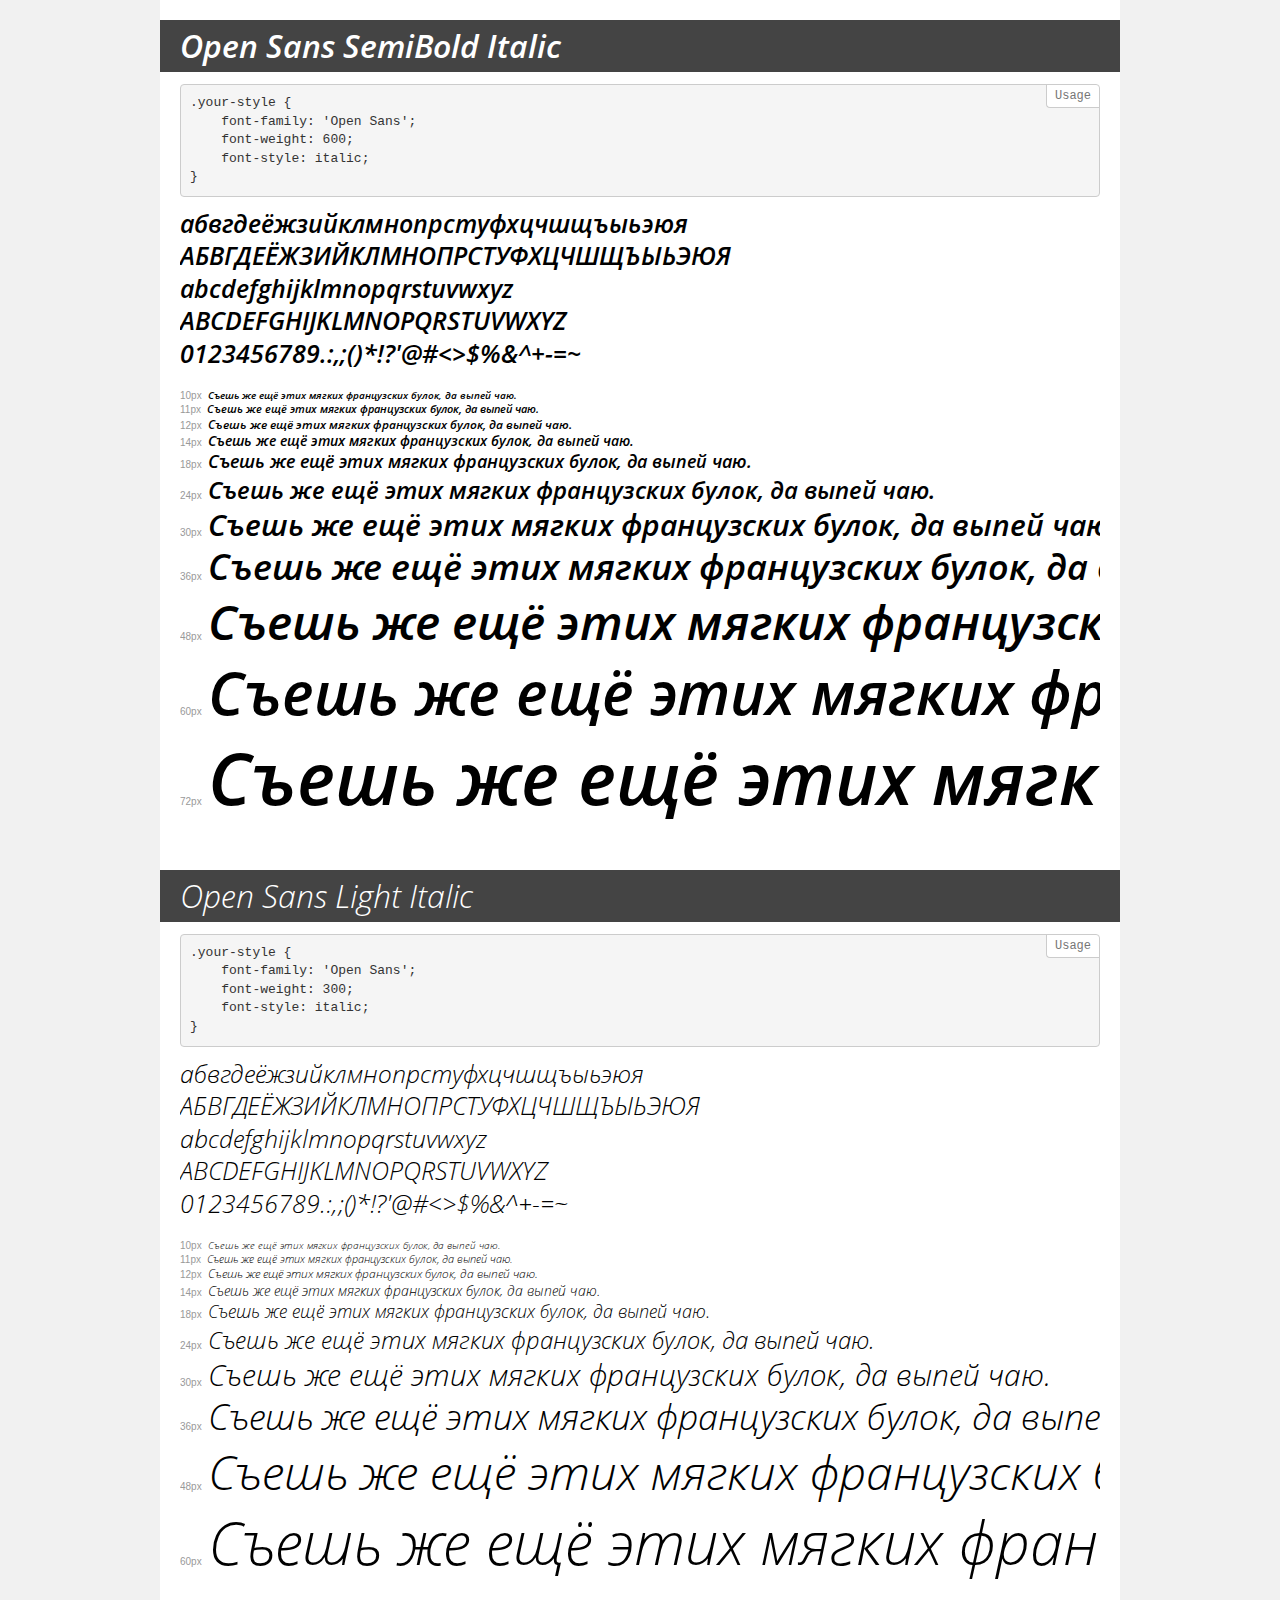
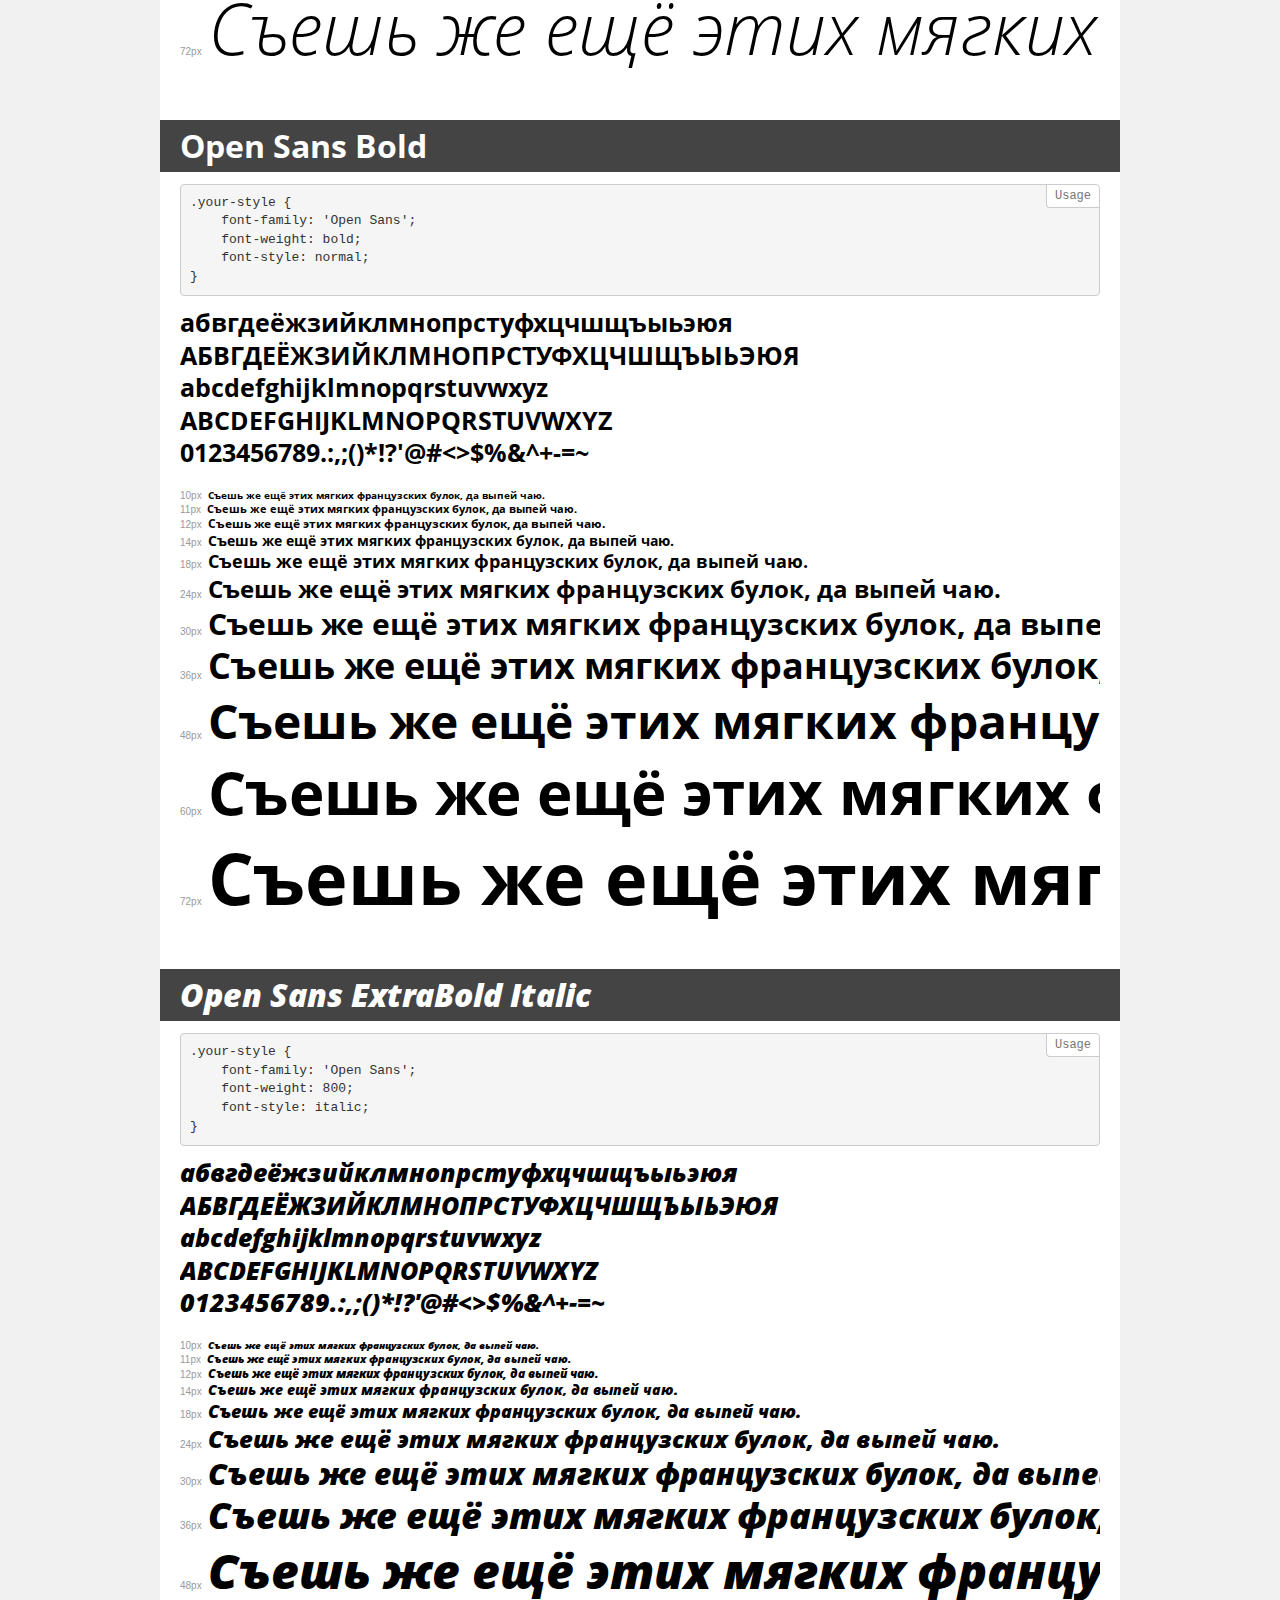
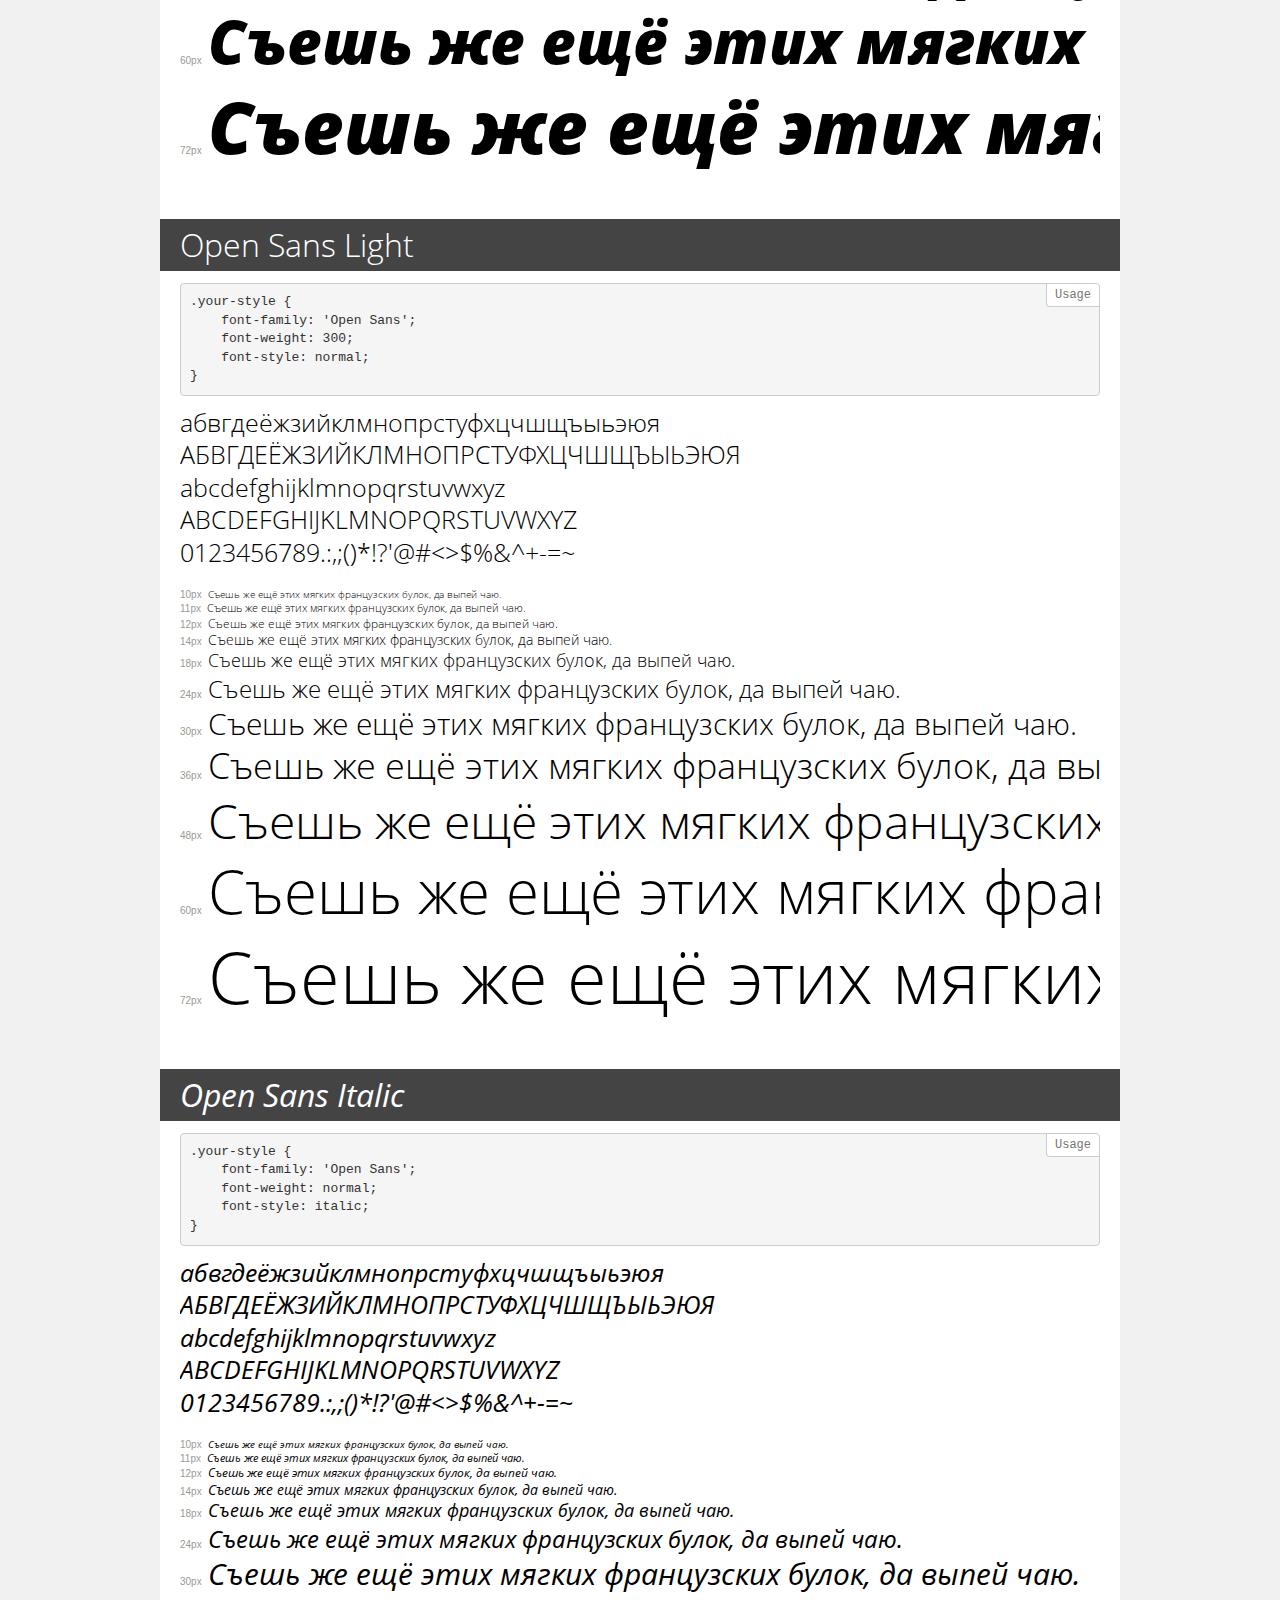
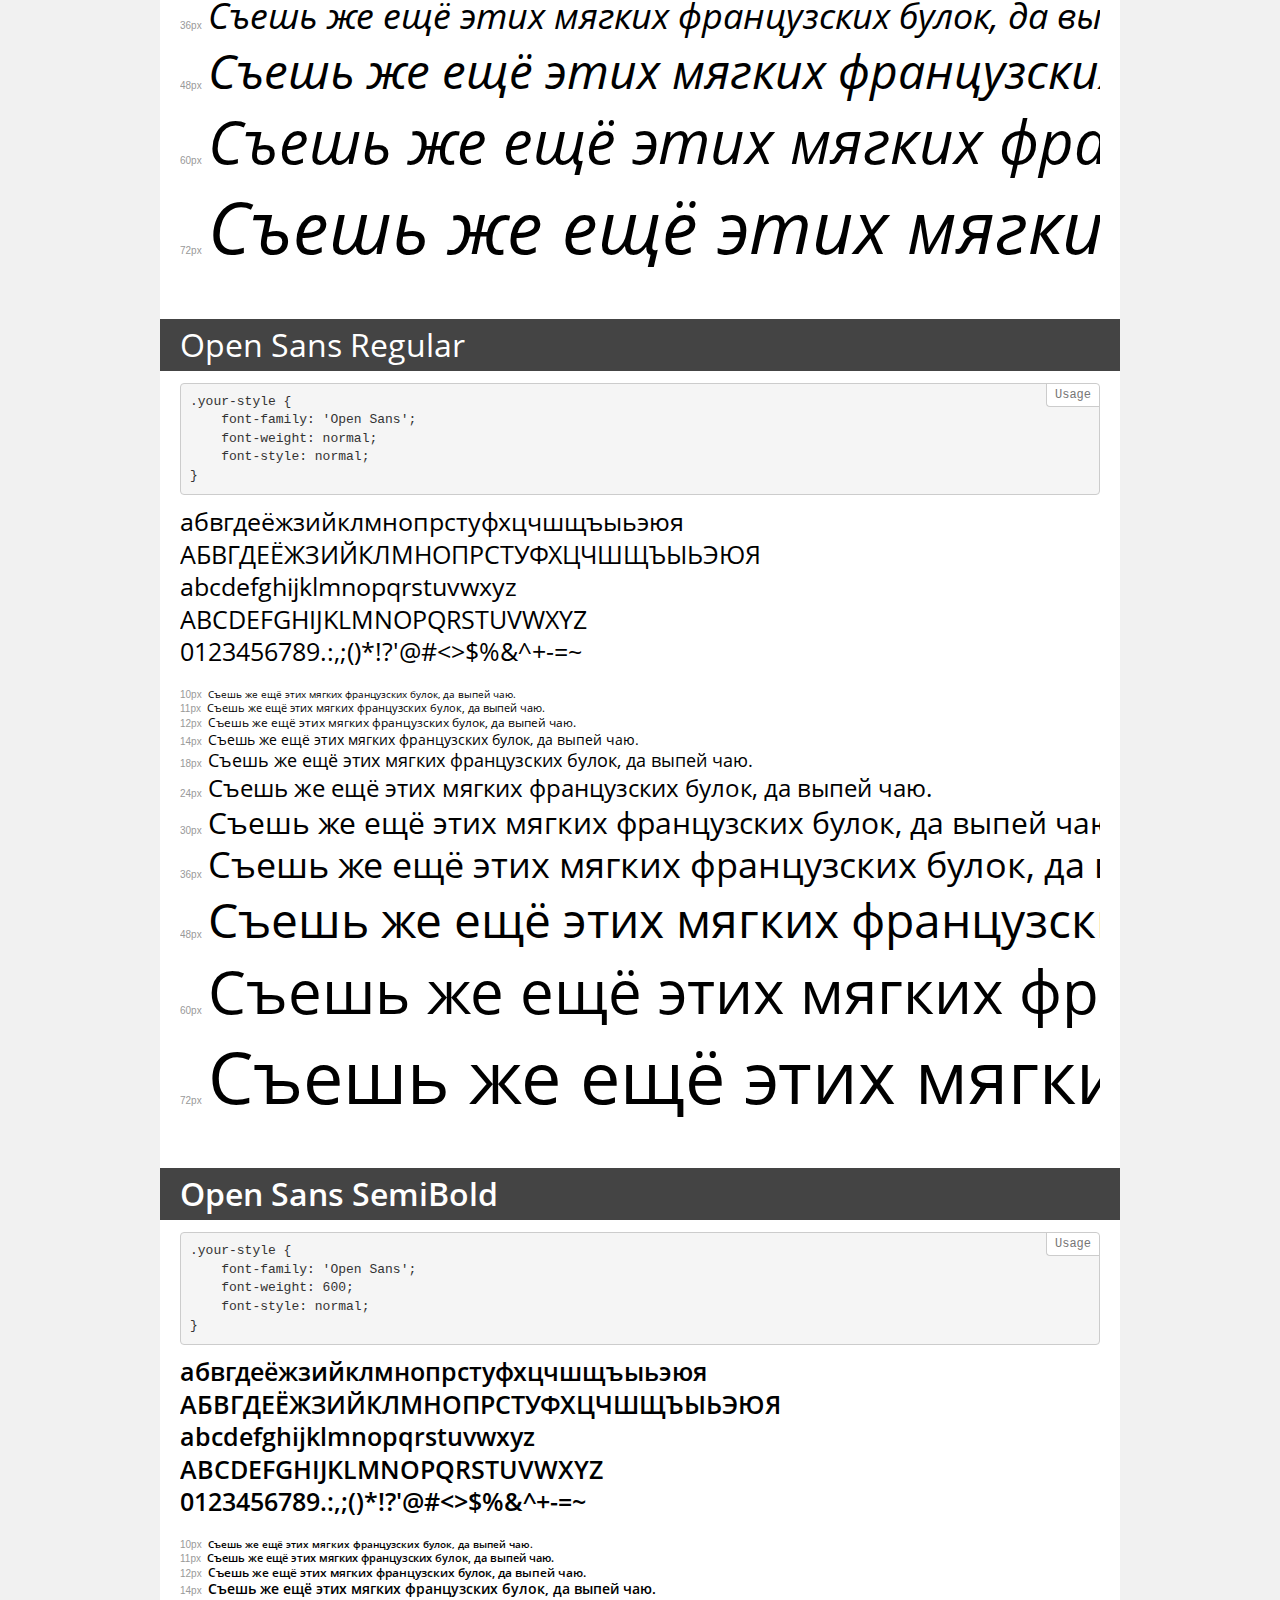
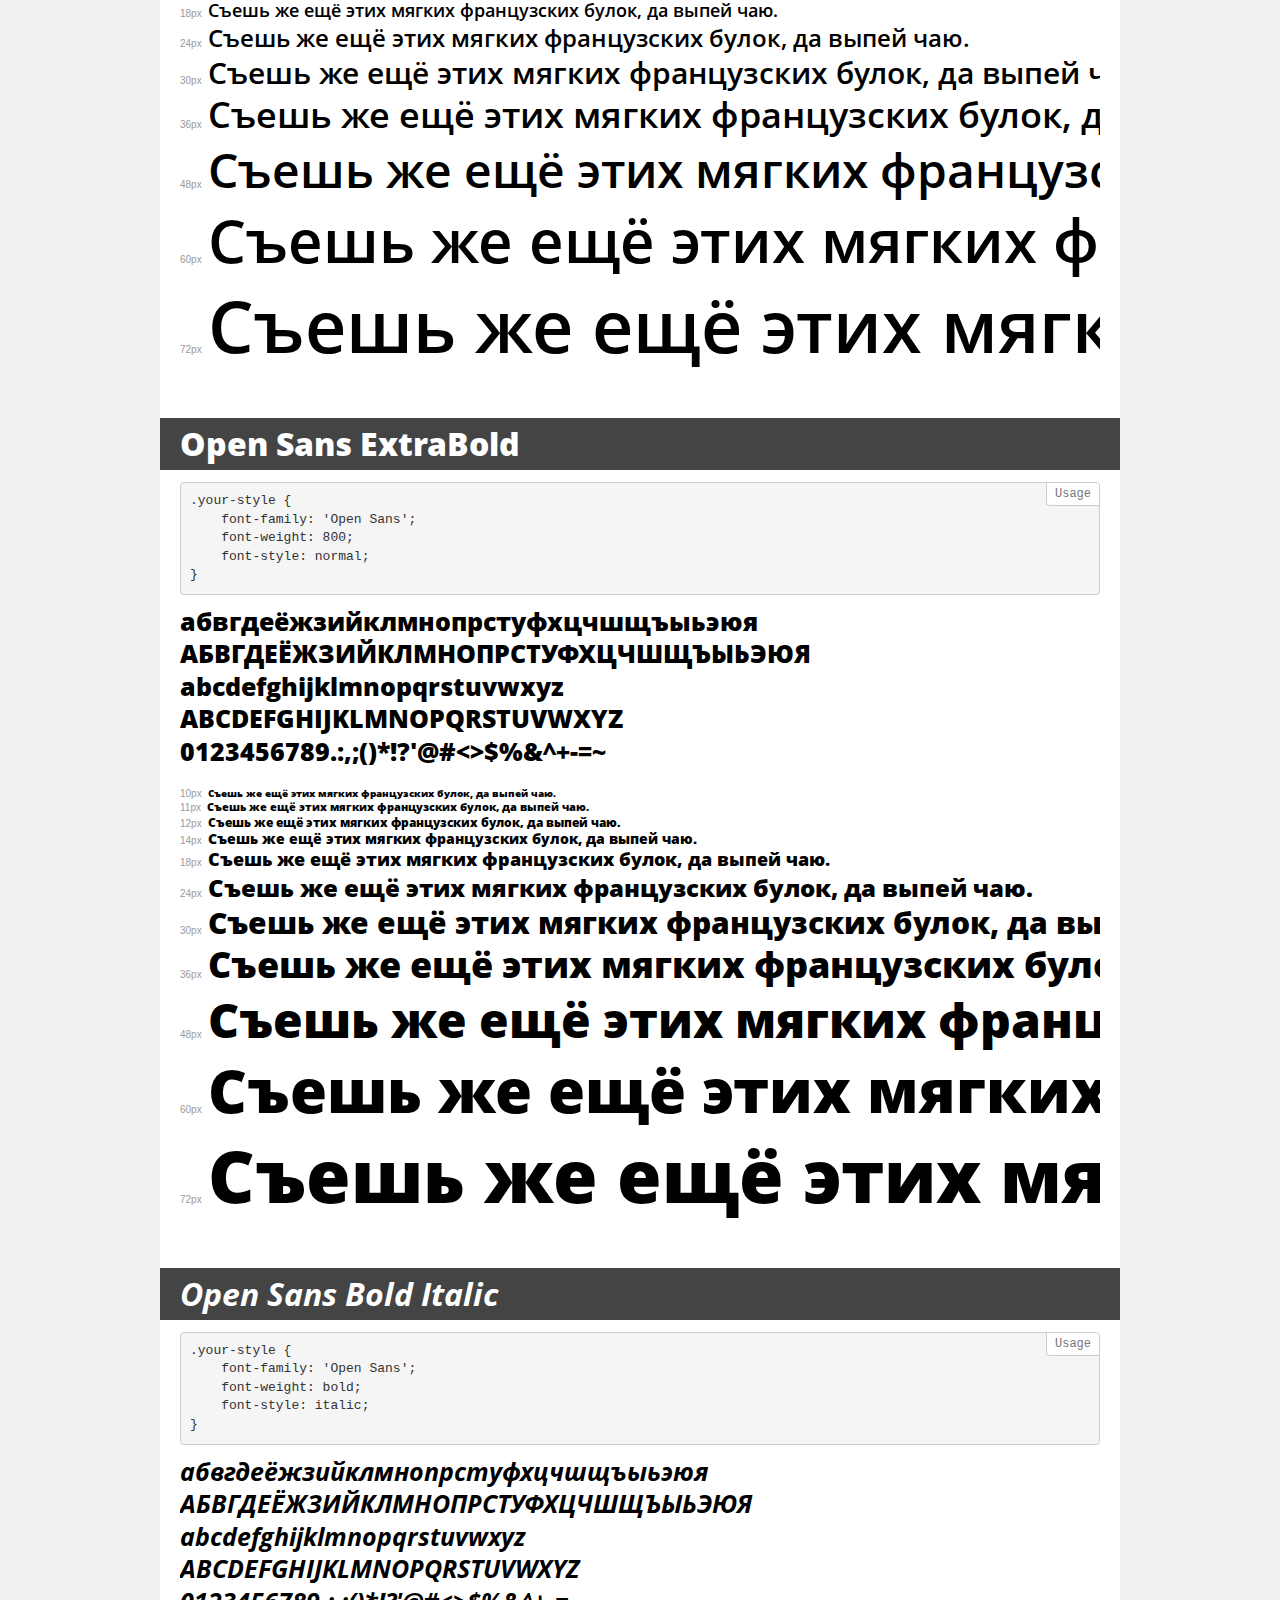
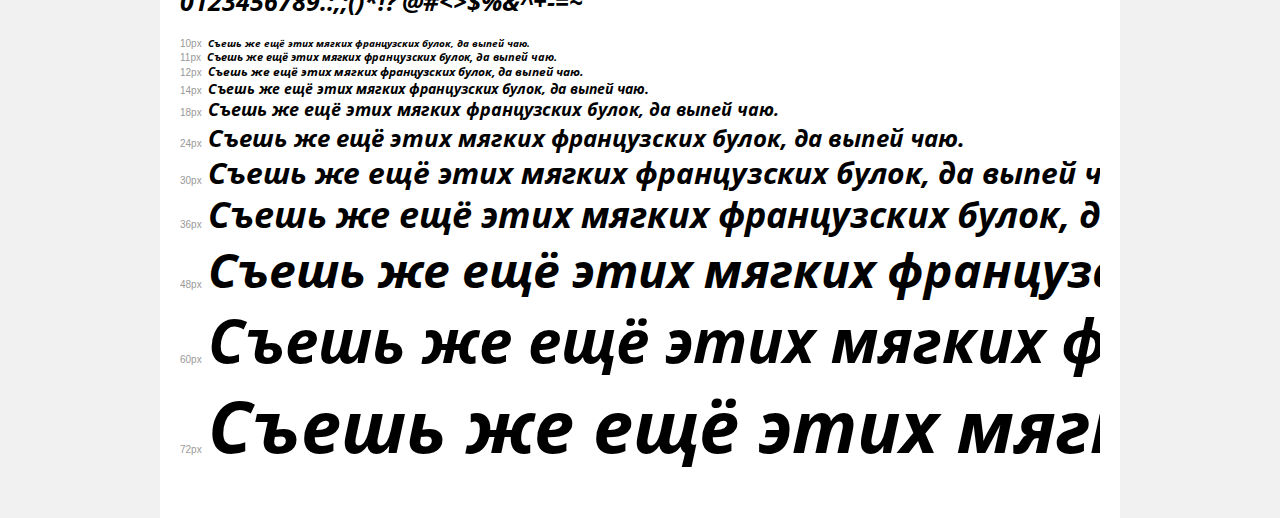
<file: mak1/demo.html>
<!DOCTYPE html>
<html>
<head>
	<meta charset="utf-8">
	<meta http-equiv="X-UA-Compatible" content="IE=edge">
	<meta name="viewport" content="width=device-width, initial-scale=1">
	<meta name="robots" content="noindex, noarchive">
	<title>Transfonter demo</title>
	<link href="stylesheet.css" rel="stylesheet">
	<style>
		/*
		http://meyerweb.com/eric/tools/css/reset/
		v2.0 | 20110126
		License: none (public domain)
		*/
		html, body, div, span, applet, object, iframe,
		h1, h2, h3, h4, h5, h6, p, blockquote, pre,
		a, abbr, acronym, address, big, cite, code,
		del, dfn, em, img, ins, kbd, q, s, samp,
		small, strike, strong, sub, sup, tt, var,
		b, u, i, center,
		dl, dt, dd, ol, ul, li,
		fieldset, form, label, legend,
		table, caption, tbody, tfoot, thead, tr, th, td,
		article, aside, canvas, details, embed,
		figure, figcaption, footer, header, hgroup,
		menu, nav, output, ruby, section, summary,
		time, mark, audio, video {
			margin: 0;
			padding: 0;
			border: 0;
			font-size: 100%;
			font: inherit;
			vertical-align: baseline;
		}
		/* HTML5 display-role reset for older browsers */
		article, aside, details, figcaption, figure,
		footer, header, hgroup, menu, nav, section {
			display: block;
		}
		body {
			line-height: 1;
		}
		ol, ul {
			list-style: none;
		}
		blockquote, q {
			quotes: none;
		}
		blockquote:before, blockquote:after,
		q:before, q:after {
			content: '';
			content: none;
		}
		table {
			border-collapse: collapse;
			border-spacing: 0;
		}
		/* common styles */
		body {
			background: #f1f1f1;
			color: #000;
		}
		.page {
			background: #fff;
			width: 920px;
			margin: 0 auto;
			padding: 20px 20px 0 20px;
			overflow: hidden;
		}
		.font-container {
			overflow-x: auto;
			overflow-y: hidden;
			margin-bottom: 40px;
			line-height: 1.3;
			white-space: nowrap;
			padding-bottom: 5px;
		}
		h1 {
			position: relative;
			background: #444;
			font-size: 32px;
			color: #fff;
			padding: 10px 20px;
			margin: 0 -20px 12px -20px;
		}
		.letters {
			font-size: 25px;
			margin-bottom: 20px;
		}
		.s10:before {
			content: '10px';
		}
		.s11:before {
			content: '11px';
		}
		.s12:before {
			content: '12px';
		}
		.s14:before {
			content: '14px';
		}
		.s18:before {
			content: '18px';
		}
		.s24:before {
			content: '24px';
		}
		.s30:before {
			content: '30px';
		}
		.s36:before {
			content: '36px';
		}
		.s48:before {
			content: '48px';
		}
		.s60:before {
			content: '60px';
		}
		.s72:before {
			content: '72px';
		}
		.s10:before, .s11:before, .s12:before, .s14:before,
		.s18:before, .s24:before, .s30:before, .s36:before,
		.s48:before, .s60:before, .s72:before {
			font-family: Arial, sans-serif;
			font-size: 10px;
			font-weight: normal;
			font-style: normal;
			color: #999;
			padding-right: 6px;
		}
		pre {
			display: block;
			position: relative;
			padding: 9px;
			margin: 0 0 10px;
			font-family: Monaco, Menlo, Consolas, "Courier New", monospace !important;
			font-size: 13px;
			line-height: 1.428571429;
			color: #333;
			font-weight: normal !important;
			font-style: normal !important;
			background-color: #f5f5f5;
			border: 1px solid #ccc;
			overflow-x: auto;
			border-radius: 4px;
		}
		pre:after {
			display: block;
			position: absolute;
			right: 0;
			top: 0;
			content: 'Usage';
			line-height: 1;
			padding: 5px 8px;
			font-size: 12px;
			color: #767676;
			background-color: #fff;
			border: 1px solid #ccc;
			border-right: none;
			border-top: none;
			border-radius: 0 4px 0 4px;
			z-index: 10;
		}
		/* responsive */
		@media (max-width: 959px) {
			.page {
				width: auto;
				margin: 0;
			}
		}
	</style>
</head>
<body>
<div class="page">
	<div class="demo" style="font-family: 'Open Sans'; font-weight: 600; font-style: italic;">
		<h1>Open Sans SemiBold Italic</h1>
		<pre>.your-style {
    font-family: 'Open Sans';
    font-weight: 600;
    font-style: italic;
}</pre>
		<div class="font-container">
			<p class="letters">
				абвгдеёжзийклмнопрстуфхцчшщъыьэюя <br />
				АБВГДЕЁЖЗИЙКЛМНОПРСТУФХЦЧШЩЪЫЬЭЮЯ <br />
				abcdefghijklmnopqrstuvwxyz <br />
				ABCDEFGHIJKLMNOPQRSTUVWXYZ <br />				0123456789.:,;()*!?'@#<>$%&^+-=~
			</p>
			<p class="s10" style="font-size: 10px;">Съешь же ещё этих мягких французских булок, да выпей чаю.</p>
			<p class="s11" style="font-size: 11px;">Съешь же ещё этих мягких французских булок, да выпей чаю.</p>
			<p class="s12" style="font-size: 12px;">Съешь же ещё этих мягких французских булок, да выпей чаю.</p>
			<p class="s14" style="font-size: 14px;">Съешь же ещё этих мягких французских булок, да выпей чаю.</p>
			<p class="s18" style="font-size: 18px;">Съешь же ещё этих мягких французских булок, да выпей чаю.</p>
			<p class="s24" style="font-size: 24px;">Съешь же ещё этих мягких французских булок, да выпей чаю.</p>
			<p class="s30" style="font-size: 30px;">Съешь же ещё этих мягких французских булок, да выпей чаю.</p>
			<p class="s36" style="font-size: 36px;">Съешь же ещё этих мягких французских булок, да выпей чаю.</p>
			<p class="s48" style="font-size: 48px;">Съешь же ещё этих мягких французских булок, да выпей чаю.</p>
			<p class="s60" style="font-size: 60px;">Съешь же ещё этих мягких французских булок, да выпей чаю.</p>
			<p class="s72" style="font-size: 72px;">Съешь же ещё этих мягких французских булок, да выпей чаю.</p>
		</div>
	</div>
	<div class="demo" style="font-family: 'Open Sans'; font-weight: 300; font-style: italic;">
		<h1>Open Sans Light Italic</h1>
		<pre>.your-style {
    font-family: 'Open Sans';
    font-weight: 300;
    font-style: italic;
}</pre>
		<div class="font-container">
			<p class="letters">
				абвгдеёжзийклмнопрстуфхцчшщъыьэюя <br />
				АБВГДЕЁЖЗИЙКЛМНОПРСТУФХЦЧШЩЪЫЬЭЮЯ <br />
				abcdefghijklmnopqrstuvwxyz <br />
				ABCDEFGHIJKLMNOPQRSTUVWXYZ <br />				0123456789.:,;()*!?'@#<>$%&^+-=~
			</p>
			<p class="s10" style="font-size: 10px;">Съешь же ещё этих мягких французских булок, да выпей чаю.</p>
			<p class="s11" style="font-size: 11px;">Съешь же ещё этих мягких французских булок, да выпей чаю.</p>
			<p class="s12" style="font-size: 12px;">Съешь же ещё этих мягких французских булок, да выпей чаю.</p>
			<p class="s14" style="font-size: 14px;">Съешь же ещё этих мягких французских булок, да выпей чаю.</p>
			<p class="s18" style="font-size: 18px;">Съешь же ещё этих мягких французских булок, да выпей чаю.</p>
			<p class="s24" style="font-size: 24px;">Съешь же ещё этих мягких французских булок, да выпей чаю.</p>
			<p class="s30" style="font-size: 30px;">Съешь же ещё этих мягких французских булок, да выпей чаю.</p>
			<p class="s36" style="font-size: 36px;">Съешь же ещё этих мягких французских булок, да выпей чаю.</p>
			<p class="s48" style="font-size: 48px;">Съешь же ещё этих мягких французских булок, да выпей чаю.</p>
			<p class="s60" style="font-size: 60px;">Съешь же ещё этих мягких французских булок, да выпей чаю.</p>
			<p class="s72" style="font-size: 72px;">Съешь же ещё этих мягких французских булок, да выпей чаю.</p>
		</div>
	</div>
	<div class="demo" style="font-family: 'Open Sans'; font-weight: bold; font-style: normal;">
		<h1>Open Sans Bold</h1>
		<pre>.your-style {
    font-family: 'Open Sans';
    font-weight: bold;
    font-style: normal;
}</pre>
		<div class="font-container">
			<p class="letters">
				абвгдеёжзийклмнопрстуфхцчшщъыьэюя <br />
				АБВГДЕЁЖЗИЙКЛМНОПРСТУФХЦЧШЩЪЫЬЭЮЯ <br />
				abcdefghijklmnopqrstuvwxyz <br />
				ABCDEFGHIJKLMNOPQRSTUVWXYZ <br />				0123456789.:,;()*!?'@#<>$%&^+-=~
			</p>
			<p class="s10" style="font-size: 10px;">Съешь же ещё этих мягких французских булок, да выпей чаю.</p>
			<p class="s11" style="font-size: 11px;">Съешь же ещё этих мягких французских булок, да выпей чаю.</p>
			<p class="s12" style="font-size: 12px;">Съешь же ещё этих мягких французских булок, да выпей чаю.</p>
			<p class="s14" style="font-size: 14px;">Съешь же ещё этих мягких французских булок, да выпей чаю.</p>
			<p class="s18" style="font-size: 18px;">Съешь же ещё этих мягких французских булок, да выпей чаю.</p>
			<p class="s24" style="font-size: 24px;">Съешь же ещё этих мягких французских булок, да выпей чаю.</p>
			<p class="s30" style="font-size: 30px;">Съешь же ещё этих мягких французских булок, да выпей чаю.</p>
			<p class="s36" style="font-size: 36px;">Съешь же ещё этих мягких французских булок, да выпей чаю.</p>
			<p class="s48" style="font-size: 48px;">Съешь же ещё этих мягких французских булок, да выпей чаю.</p>
			<p class="s60" style="font-size: 60px;">Съешь же ещё этих мягких французских булок, да выпей чаю.</p>
			<p class="s72" style="font-size: 72px;">Съешь же ещё этих мягких французских булок, да выпей чаю.</p>
		</div>
	</div>
	<div class="demo" style="font-family: 'Open Sans'; font-weight: 800; font-style: italic;">
		<h1>Open Sans ExtraBold Italic</h1>
		<pre>.your-style {
    font-family: 'Open Sans';
    font-weight: 800;
    font-style: italic;
}</pre>
		<div class="font-container">
			<p class="letters">
				абвгдеёжзийклмнопрстуфхцчшщъыьэюя <br />
				АБВГДЕЁЖЗИЙКЛМНОПРСТУФХЦЧШЩЪЫЬЭЮЯ <br />
				abcdefghijklmnopqrstuvwxyz <br />
				ABCDEFGHIJKLMNOPQRSTUVWXYZ <br />				0123456789.:,;()*!?'@#<>$%&^+-=~
			</p>
			<p class="s10" style="font-size: 10px;">Съешь же ещё этих мягких французских булок, да выпей чаю.</p>
			<p class="s11" style="font-size: 11px;">Съешь же ещё этих мягких французских булок, да выпей чаю.</p>
			<p class="s12" style="font-size: 12px;">Съешь же ещё этих мягких французских булок, да выпей чаю.</p>
			<p class="s14" style="font-size: 14px;">Съешь же ещё этих мягких французских булок, да выпей чаю.</p>
			<p class="s18" style="font-size: 18px;">Съешь же ещё этих мягких французских булок, да выпей чаю.</p>
			<p class="s24" style="font-size: 24px;">Съешь же ещё этих мягких французских булок, да выпей чаю.</p>
			<p class="s30" style="font-size: 30px;">Съешь же ещё этих мягких французских булок, да выпей чаю.</p>
			<p class="s36" style="font-size: 36px;">Съешь же ещё этих мягких французских булок, да выпей чаю.</p>
			<p class="s48" style="font-size: 48px;">Съешь же ещё этих мягких французских булок, да выпей чаю.</p>
			<p class="s60" style="font-size: 60px;">Съешь же ещё этих мягких французских булок, да выпей чаю.</p>
			<p class="s72" style="font-size: 72px;">Съешь же ещё этих мягких французских булок, да выпей чаю.</p>
		</div>
	</div>
	<div class="demo" style="font-family: 'Open Sans'; font-weight: 300; font-style: normal;">
		<h1>Open Sans Light</h1>
		<pre>.your-style {
    font-family: 'Open Sans';
    font-weight: 300;
    font-style: normal;
}</pre>
		<div class="font-container">
			<p class="letters">
				абвгдеёжзийклмнопрстуфхцчшщъыьэюя <br />
				АБВГДЕЁЖЗИЙКЛМНОПРСТУФХЦЧШЩЪЫЬЭЮЯ <br />
				abcdefghijklmnopqrstuvwxyz <br />
				ABCDEFGHIJKLMNOPQRSTUVWXYZ <br />				0123456789.:,;()*!?'@#<>$%&^+-=~
			</p>
			<p class="s10" style="font-size: 10px;">Съешь же ещё этих мягких французских булок, да выпей чаю.</p>
			<p class="s11" style="font-size: 11px;">Съешь же ещё этих мягких французских булок, да выпей чаю.</p>
			<p class="s12" style="font-size: 12px;">Съешь же ещё этих мягких французских булок, да выпей чаю.</p>
			<p class="s14" style="font-size: 14px;">Съешь же ещё этих мягких французских булок, да выпей чаю.</p>
			<p class="s18" style="font-size: 18px;">Съешь же ещё этих мягких французских булок, да выпей чаю.</p>
			<p class="s24" style="font-size: 24px;">Съешь же ещё этих мягких французских булок, да выпей чаю.</p>
			<p class="s30" style="font-size: 30px;">Съешь же ещё этих мягких французских булок, да выпей чаю.</p>
			<p class="s36" style="font-size: 36px;">Съешь же ещё этих мягких французских булок, да выпей чаю.</p>
			<p class="s48" style="font-size: 48px;">Съешь же ещё этих мягких французских булок, да выпей чаю.</p>
			<p class="s60" style="font-size: 60px;">Съешь же ещё этих мягких французских булок, да выпей чаю.</p>
			<p class="s72" style="font-size: 72px;">Съешь же ещё этих мягких французских булок, да выпей чаю.</p>
		</div>
	</div>
	<div class="demo" style="font-family: 'Open Sans'; font-weight: normal; font-style: italic;">
		<h1>Open Sans Italic</h1>
		<pre>.your-style {
    font-family: 'Open Sans';
    font-weight: normal;
    font-style: italic;
}</pre>
		<div class="font-container">
			<p class="letters">
				абвгдеёжзийклмнопрстуфхцчшщъыьэюя <br />
				АБВГДЕЁЖЗИЙКЛМНОПРСТУФХЦЧШЩЪЫЬЭЮЯ <br />
				abcdefghijklmnopqrstuvwxyz <br />
				ABCDEFGHIJKLMNOPQRSTUVWXYZ <br />				0123456789.:,;()*!?'@#<>$%&^+-=~
			</p>
			<p class="s10" style="font-size: 10px;">Съешь же ещё этих мягких французских булок, да выпей чаю.</p>
			<p class="s11" style="font-size: 11px;">Съешь же ещё этих мягких французских булок, да выпей чаю.</p>
			<p class="s12" style="font-size: 12px;">Съешь же ещё этих мягких французских булок, да выпей чаю.</p>
			<p class="s14" style="font-size: 14px;">Съешь же ещё этих мягких французских булок, да выпей чаю.</p>
			<p class="s18" style="font-size: 18px;">Съешь же ещё этих мягких французских булок, да выпей чаю.</p>
			<p class="s24" style="font-size: 24px;">Съешь же ещё этих мягких французских булок, да выпей чаю.</p>
			<p class="s30" style="font-size: 30px;">Съешь же ещё этих мягких французских булок, да выпей чаю.</p>
			<p class="s36" style="font-size: 36px;">Съешь же ещё этих мягких французских булок, да выпей чаю.</p>
			<p class="s48" style="font-size: 48px;">Съешь же ещё этих мягких французских булок, да выпей чаю.</p>
			<p class="s60" style="font-size: 60px;">Съешь же ещё этих мягких французских булок, да выпей чаю.</p>
			<p class="s72" style="font-size: 72px;">Съешь же ещё этих мягких французских булок, да выпей чаю.</p>
		</div>
	</div>
	<div class="demo" style="font-family: 'Open Sans'; font-weight: normal; font-style: normal;">
		<h1>Open Sans Regular</h1>
		<pre>.your-style {
    font-family: 'Open Sans';
    font-weight: normal;
    font-style: normal;
}</pre>
		<div class="font-container">
			<p class="letters">
				абвгдеёжзийклмнопрстуфхцчшщъыьэюя <br />
				АБВГДЕЁЖЗИЙКЛМНОПРСТУФХЦЧШЩЪЫЬЭЮЯ <br />
				abcdefghijklmnopqrstuvwxyz <br />
				ABCDEFGHIJKLMNOPQRSTUVWXYZ <br />				0123456789.:,;()*!?'@#<>$%&^+-=~
			</p>
			<p class="s10" style="font-size: 10px;">Съешь же ещё этих мягких французских булок, да выпей чаю.</p>
			<p class="s11" style="font-size: 11px;">Съешь же ещё этих мягких французских булок, да выпей чаю.</p>
			<p class="s12" style="font-size: 12px;">Съешь же ещё этих мягких французских булок, да выпей чаю.</p>
			<p class="s14" style="font-size: 14px;">Съешь же ещё этих мягких французских булок, да выпей чаю.</p>
			<p class="s18" style="font-size: 18px;">Съешь же ещё этих мягких французских булок, да выпей чаю.</p>
			<p class="s24" style="font-size: 24px;">Съешь же ещё этих мягких французских булок, да выпей чаю.</p>
			<p class="s30" style="font-size: 30px;">Съешь же ещё этих мягких французских булок, да выпей чаю.</p>
			<p class="s36" style="font-size: 36px;">Съешь же ещё этих мягких французских булок, да выпей чаю.</p>
			<p class="s48" style="font-size: 48px;">Съешь же ещё этих мягких французских булок, да выпей чаю.</p>
			<p class="s60" style="font-size: 60px;">Съешь же ещё этих мягких французских булок, да выпей чаю.</p>
			<p class="s72" style="font-size: 72px;">Съешь же ещё этих мягких французских булок, да выпей чаю.</p>
		</div>
	</div>
	<div class="demo" style="font-family: 'Open Sans'; font-weight: 600; font-style: normal;">
		<h1>Open Sans SemiBold</h1>
		<pre>.your-style {
    font-family: 'Open Sans';
    font-weight: 600;
    font-style: normal;
}</pre>
		<div class="font-container">
			<p class="letters">
				абвгдеёжзийклмнопрстуфхцчшщъыьэюя <br />
				АБВГДЕЁЖЗИЙКЛМНОПРСТУФХЦЧШЩЪЫЬЭЮЯ <br />
				abcdefghijklmnopqrstuvwxyz <br />
				ABCDEFGHIJKLMNOPQRSTUVWXYZ <br />				0123456789.:,;()*!?'@#<>$%&^+-=~
			</p>
			<p class="s10" style="font-size: 10px;">Съешь же ещё этих мягких французских булок, да выпей чаю.</p>
			<p class="s11" style="font-size: 11px;">Съешь же ещё этих мягких французских булок, да выпей чаю.</p>
			<p class="s12" style="font-size: 12px;">Съешь же ещё этих мягких французских булок, да выпей чаю.</p>
			<p class="s14" style="font-size: 14px;">Съешь же ещё этих мягких французских булок, да выпей чаю.</p>
			<p class="s18" style="font-size: 18px;">Съешь же ещё этих мягких французских булок, да выпей чаю.</p>
			<p class="s24" style="font-size: 24px;">Съешь же ещё этих мягких французских булок, да выпей чаю.</p>
			<p class="s30" style="font-size: 30px;">Съешь же ещё этих мягких французских булок, да выпей чаю.</p>
			<p class="s36" style="font-size: 36px;">Съешь же ещё этих мягких французских булок, да выпей чаю.</p>
			<p class="s48" style="font-size: 48px;">Съешь же ещё этих мягких французских булок, да выпей чаю.</p>
			<p class="s60" style="font-size: 60px;">Съешь же ещё этих мягких французских булок, да выпей чаю.</p>
			<p class="s72" style="font-size: 72px;">Съешь же ещё этих мягких французских булок, да выпей чаю.</p>
		</div>
	</div>
	<div class="demo" style="font-family: 'Open Sans'; font-weight: 800; font-style: normal;">
		<h1>Open Sans ExtraBold</h1>
		<pre>.your-style {
    font-family: 'Open Sans';
    font-weight: 800;
    font-style: normal;
}</pre>
		<div class="font-container">
			<p class="letters">
				абвгдеёжзийклмнопрстуфхцчшщъыьэюя <br />
				АБВГДЕЁЖЗИЙКЛМНОПРСТУФХЦЧШЩЪЫЬЭЮЯ <br />
				abcdefghijklmnopqrstuvwxyz <br />
				ABCDEFGHIJKLMNOPQRSTUVWXYZ <br />				0123456789.:,;()*!?'@#<>$%&^+-=~
			</p>
			<p class="s10" style="font-size: 10px;">Съешь же ещё этих мягких французских булок, да выпей чаю.</p>
			<p class="s11" style="font-size: 11px;">Съешь же ещё этих мягких французских булок, да выпей чаю.</p>
			<p class="s12" style="font-size: 12px;">Съешь же ещё этих мягких французских булок, да выпей чаю.</p>
			<p class="s14" style="font-size: 14px;">Съешь же ещё этих мягких французских булок, да выпей чаю.</p>
			<p class="s18" style="font-size: 18px;">Съешь же ещё этих мягких французских булок, да выпей чаю.</p>
			<p class="s24" style="font-size: 24px;">Съешь же ещё этих мягких французских булок, да выпей чаю.</p>
			<p class="s30" style="font-size: 30px;">Съешь же ещё этих мягких французских булок, да выпей чаю.</p>
			<p class="s36" style="font-size: 36px;">Съешь же ещё этих мягких французских булок, да выпей чаю.</p>
			<p class="s48" style="font-size: 48px;">Съешь же ещё этих мягких французских булок, да выпей чаю.</p>
			<p class="s60" style="font-size: 60px;">Съешь же ещё этих мягких французских булок, да выпей чаю.</p>
			<p class="s72" style="font-size: 72px;">Съешь же ещё этих мягких французских булок, да выпей чаю.</p>
		</div>
	</div>
	<div class="demo" style="font-family: 'Open Sans'; font-weight: bold; font-style: italic;">
		<h1>Open Sans Bold Italic</h1>
		<pre>.your-style {
    font-family: 'Open Sans';
    font-weight: bold;
    font-style: italic;
}</pre>
		<div class="font-container">
			<p class="letters">
				абвгдеёжзийклмнопрстуфхцчшщъыьэюя <br />
				АБВГДЕЁЖЗИЙКЛМНОПРСТУФХЦЧШЩЪЫЬЭЮЯ <br />
				abcdefghijklmnopqrstuvwxyz <br />
				ABCDEFGHIJKLMNOPQRSTUVWXYZ <br />				0123456789.:,;()*!?'@#<>$%&^+-=~
			</p>
			<p class="s10" style="font-size: 10px;">Съешь же ещё этих мягких французских булок, да выпей чаю.</p>
			<p class="s11" style="font-size: 11px;">Съешь же ещё этих мягких французских булок, да выпей чаю.</p>
			<p class="s12" style="font-size: 12px;">Съешь же ещё этих мягких французских булок, да выпей чаю.</p>
			<p class="s14" style="font-size: 14px;">Съешь же ещё этих мягких французских булок, да выпей чаю.</p>
			<p class="s18" style="font-size: 18px;">Съешь же ещё этих мягких французских булок, да выпей чаю.</p>
			<p class="s24" style="font-size: 24px;">Съешь же ещё этих мягких французских булок, да выпей чаю.</p>
			<p class="s30" style="font-size: 30px;">Съешь же ещё этих мягких французских булок, да выпей чаю.</p>
			<p class="s36" style="font-size: 36px;">Съешь же ещё этих мягких французских булок, да выпей чаю.</p>
			<p class="s48" style="font-size: 48px;">Съешь же ещё этих мягких французских булок, да выпей чаю.</p>
			<p class="s60" style="font-size: 60px;">Съешь же ещё этих мягких французских булок, да выпей чаю.</p>
			<p class="s72" style="font-size: 72px;">Съешь же ещё этих мягких французских булок, да выпей чаю.</p>
		</div>
	</div>
</div>
</body>
</html>
</file>
<file: mak1/stylesheet.css>
/* This stylesheet generated by Transfonter (https://transfonter.org) on October 3, 2017 10:08 PM */

@font-face {
	font-family: 'Open Sans';
	src: url('OpenSans-SemiBoldItalic.eot');
	src: local('Open Sans SemiBold Italic'), local('OpenSans-SemiBoldItalic'),
		url('OpenSans-SemiBoldItalic.eot?#iefix') format('embedded-opentype'),
		url('OpenSans-SemiBoldItalic.woff') format('woff'),
		url('OpenSans-SemiBoldItalic.ttf') format('truetype');
	font-weight: 600;
	font-style: italic;
}

@font-face {
	font-family: 'Open Sans';
	src: url('OpenSans-LightItalic.eot');
	src: local('Open Sans Light Italic'), local('OpenSans-LightItalic'),
		url('OpenSans-LightItalic.eot?#iefix') format('embedded-opentype'),
		url('OpenSans-LightItalic.woff') format('woff'),
		url('OpenSans-LightItalic.ttf') format('truetype');
	font-weight: 300;
	font-style: italic;
}

@font-face {
	font-family: 'Open Sans';
	src: url('OpenSans-Bold.eot');
	src: local('Open Sans Bold'), local('OpenSans-Bold'),
		url('OpenSans-Bold.eot?#iefix') format('embedded-opentype'),
		url('OpenSans-Bold.woff') format('woff'),
		url('OpenSans-Bold.ttf') format('truetype');
	font-weight: bold;
	font-style: normal;
}

@font-face {
	font-family: 'Open Sans';
	src: url('OpenSans-ExtraBoldItalic.eot');
	src: local('Open Sans ExtraBold Italic'), local('OpenSans-ExtraBoldItalic'),
		url('OpenSans-ExtraBoldItalic.eot?#iefix') format('embedded-opentype'),
		url('OpenSans-ExtraBoldItalic.woff') format('woff'),
		url('OpenSans-ExtraBoldItalic.ttf') format('truetype');
	font-weight: 800;
	font-style: italic;
}

@font-face {
	font-family: 'Open Sans';
	src: url('OpenSans-Light.eot');
	src: local('Open Sans Light'), local('OpenSans-Light'),
		url('OpenSans-Light.eot?#iefix') format('embedded-opentype'),
		url('OpenSans-Light.woff') format('woff'),
		url('OpenSans-Light.ttf') format('truetype');
	font-weight: 300;
	font-style: normal;
}

@font-face {
	font-family: 'Open Sans';
	src: url('OpenSans-Italic.eot');
	src: local('Open Sans Italic'), local('OpenSans-Italic'),
		url('OpenSans-Italic.eot?#iefix') format('embedded-opentype'),
		url('OpenSans-Italic.woff') format('woff'),
		url('OpenSans-Italic.ttf') format('truetype');
	font-weight: normal;
	font-style: italic;
}

@font-face {
	font-family: 'Open Sans';
	src: url('OpenSans-Regular.eot');
	src: local('Open Sans Regular'), local('OpenSans-Regular'),
		url('OpenSans-Regular.eot?#iefix') format('embedded-opentype'),
		url('OpenSans-Regular.woff') format('woff'),
		url('OpenSans-Regular.ttf') format('truetype');
	font-weight: normal;
	font-style: normal;
}

@font-face {
	font-family: 'Open Sans';
	src: url('OpenSans-SemiBold.eot');
	src: local('Open Sans SemiBold'), local('OpenSans-SemiBold'),
		url('OpenSans-SemiBold.eot?#iefix') format('embedded-opentype'),
		url('OpenSans-SemiBold.woff') format('woff'),
		url('OpenSans-SemiBold.ttf') format('truetype');
	font-weight: 600;
	font-style: normal;
}

@font-face {
	font-family: 'Open Sans';
	src: url('OpenSans-ExtraBold.eot');
	src: local('Open Sans ExtraBold'), local('OpenSans-ExtraBold'),
		url('OpenSans-ExtraBold.eot?#iefix') format('embedded-opentype'),
		url('OpenSans-ExtraBold.woff') format('woff'),
		url('OpenSans-ExtraBold.ttf') format('truetype');
	font-weight: 800;
	font-style: normal;
}

@font-face {
	font-family: 'Open Sans';
	src: url('OpenSans-BoldItalic.eot');
	src: local('Open Sans Bold Italic'), local('OpenSans-BoldItalic'),
		url('OpenSans-BoldItalic.eot?#iefix') format('embedded-opentype'),
		url('OpenSans-BoldItalic.woff') format('woff'),
		url('OpenSans-BoldItalic.ttf') format('truetype');
	font-weight: bold;
	font-style: italic;
}
</file>
